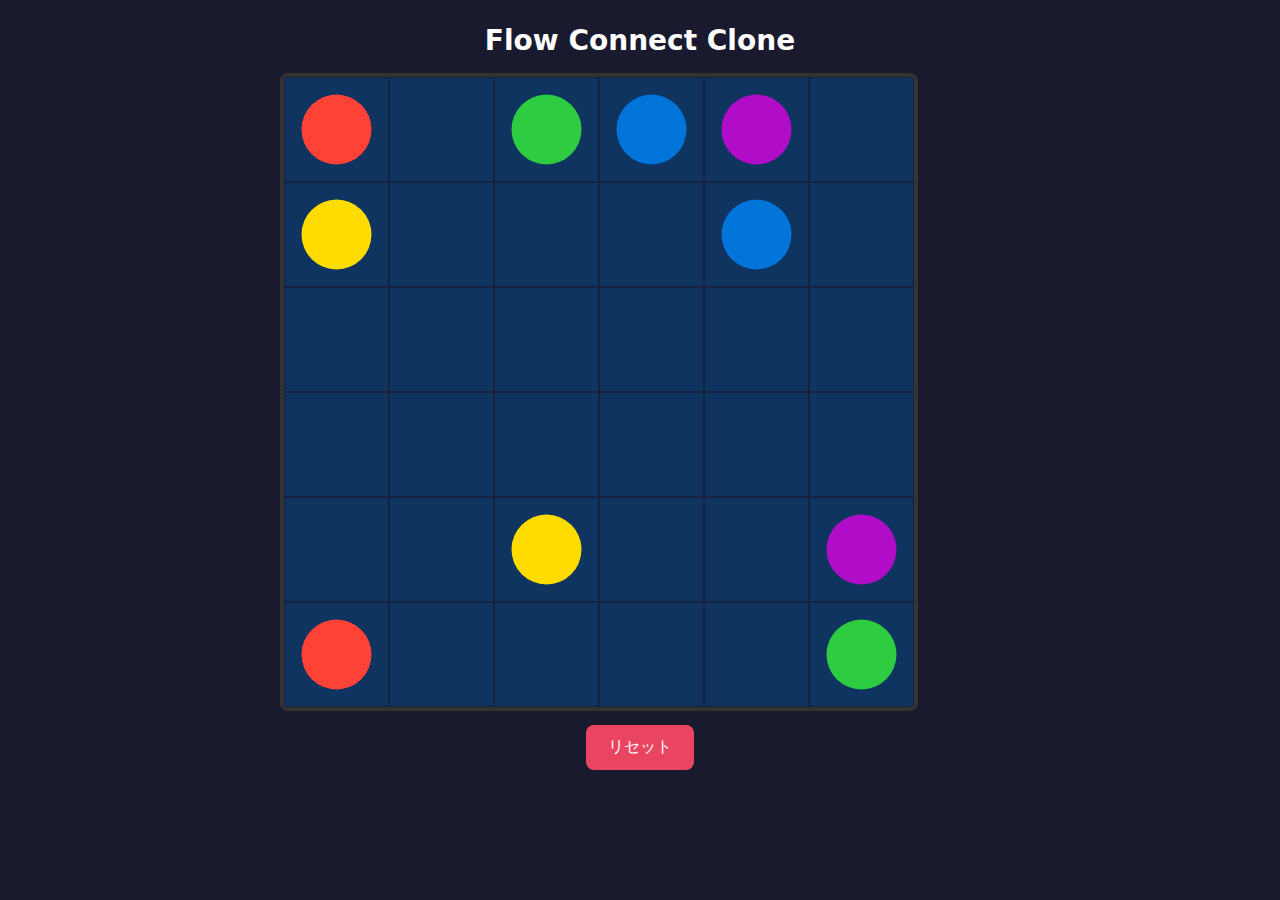
<file: index.html>
<!DOCTYPE html>
<html lang="ja">
<head>
    <meta charset="UTF-8" />
    <meta name="viewport" content="width=device-width,initial-scale=1" />
    <title>Flow Connect Clone (Responsive)</title>
    <style>
        :root{--bg:#1a1a2e;--panel:#0f3460;--accent:#e94560;--muted:#333;}
        html,body{height:100%;margin:0;}
        body {
            font-family: system-ui,-apple-system, "Hiragino Kaku Gothic ProN", "Noto Sans JP", sans-serif;
            display:flex;
            flex-direction:column;
            align-items:center;
            justify-content:flex-start;
            background:var(--bg);
            color:white;
            padding:16px;
            box-sizing:border-box;
        }
        h1{margin:8px 0 4px;font-size:clamp(18px,4vw,28px);}
        #game-container{position:relative;margin-top:12px; user-select:none; width:100%; max-width:720px;}
        canvas{display:block;border:4px solid var(--muted); border-radius:8px; background:var(--panel); width:100%; height:auto; touch-action:none;}
        .controls{margin-top:14px; text-align:center; width:100%; max-width:720px;}
        button{padding:12px 22px; font-size:16px; cursor:pointer; background:var(--accent); border:none; color:white; border-radius:8px;}
        .status{margin-top:10px; font-weight:bold; color:#4ecca3; min-height:1.2em;}
        @media (hover:hover){ button:hover{opacity:0.95;} }
    </style>
</head>
<body>
    <h1>Flow Connect Clone</h1>
    <div id="game-container">
        <canvas id="gameCanvas" ></canvas>
    </div>
    <div class="controls">
        <button id="resetBtn">リセット</button>
        <div id="status" class="status"></div>
    </div>

<script>
/* ---- 設定 ---- */
const GRID_SIZE = 6; // グリッド
const COLORS = { 'A':'#FF4136','B':'#FFDC00','C':'#2ECC40','D':'#0074D9','E':'#B10DC9' };
const level = [
    ['A', 0, 'C','D','E', 0],
    ['B', 0,  0,  0, 'D', 0],
    [ 0,  0,  0,  0,  0,  0],
    [ 0,  0,  0,  0,  0,  0],
    [ 0,  0, 'B', 0,  0,'E'],
    ['A', 0,  0,  0,  0,'C']
];

/* ---- DOM ---- */
const canvas = document.getElementById('gameCanvas');
const ctx = canvas.getContext('2d');
const statusDiv = document.getElementById('status');
const resetBtn = document.getElementById('resetBtn');

/* ---- 動的変数 ---- */
let CELL_SIZE = 60; // will be recalculated
let paths = {};
let isDrawing = false;
let currentColor = null;

/* ---- レスポンシブキャンバス設定 ---- */
function resizeCanvas() {
    const dpr = window.devicePixelRatio || 1;
    // 実際に使える横幅（コンテナ内に収める）
    const containerWidth = Math.min(window.innerWidth * 0.95, 720);
    // 画面高さに合わせて最大比率確保（縦画面重視）
    const maxByHeight = window.innerHeight * 0.7;
    const targetSize = Math.min(containerWidth, maxByHeight);
    CELL_SIZE = Math.max(28, Math.floor(targetSize / GRID_SIZE)); // 最低セルサイズを確保
    // CSSサイズ（論理ピクセル）
    const logicalW = CELL_SIZE * GRID_SIZE;
    canvas.style.width = logicalW + 'px';
    canvas.style.height = logicalW + 'px';
    // 実際のピクセルサイズ（dpr対応）
    canvas.width = logicalW * dpr;
    canvas.height = logicalW * dpr;
    // reset transform and scale to dpr so drawing coords use logical pixels
    ctx.setTransform(dpr, 0, 0, dpr, 0, 0);
    draw();
}

/* ---- 初期化 ---- */
function initPaths() {
    Object.keys(COLORS).forEach(k => paths[k] = []);
}

/* ---- 描画 ---- */
function draw() {
    // clear logical canvas
    ctx.clearRect(0,0, canvas.width, canvas.height);
    // グリッド線
    ctx.strokeStyle = "#16213e";
    ctx.lineWidth = 2;
    for(let i=0;i<=GRID_SIZE;i++){
        ctx.beginPath(); ctx.moveTo(i*CELL_SIZE,0); ctx.lineTo(i*CELL_SIZE, CELL_SIZE*GRID_SIZE); ctx.stroke();
        ctx.beginPath(); ctx.moveTo(0,i*CELL_SIZE); ctx.lineTo(CELL_SIZE*GRID_SIZE, i*CELL_SIZE); ctx.stroke();
    }
    // 経路
    Object.keys(paths).forEach(colorKey=>{
        const path = paths[colorKey];
        if(path.length>0){
            ctx.strokeStyle = COLORS[colorKey];
            ctx.lineWidth = Math.max(10, CELL_SIZE*0.25);
            ctx.lineCap = "round"; ctx.lineJoin = "round";
            ctx.beginPath();
            ctx.moveTo(path[0].x*CELL_SIZE + CELL_SIZE/2, path[0].y*CELL_SIZE + CELL_SIZE/2);
            for(let i=1;i<path.length;i++){
                ctx.lineTo(path[i].x*CELL_SIZE + CELL_SIZE/2, path[i].y*CELL_SIZE + CELL_SIZE/2);
            }
            ctx.stroke();
        }
    });
    // ドット
    for(let y=0;y<GRID_SIZE;y++){
        for(let x=0;x<GRID_SIZE;x++){
            const cell = level[y][x];
            if(cell !== 0){
                ctx.fillStyle = COLORS[cell];
                ctx.beginPath();
                ctx.arc(x*CELL_SIZE + CELL_SIZE/2, y*CELL_SIZE + CELL_SIZE/2, CELL_SIZE/3, 0, Math.PI*2);
                ctx.fill();
            }
        }
    }
}

/* ---- ヘルパー: イベントからグリッド座標 ---- */
function getPosFromEvent(e){
    // e can be PointerEvent or TouchEvent or MouseEvent
    let clientX, clientY;
    if(e.touches && e.touches.length) {
        clientX = e.touches[0].clientX; clientY = e.touches[0].clientY;
    } else if(e.changedTouches && e.changedTouches.length) {
        clientX = e.changedTouches[0].clientX; clientY = e.changedTouches[0].clientY;
    } else {
        clientX = e.clientX; clientY = e.clientY;
    }
    const rect = canvas.getBoundingClientRect();
    const x = Math.floor((clientX - rect.left) / CELL_SIZE);
    const y = Math.floor((clientY - rect.top) / CELL_SIZE);
    return {x, y};
}

/* ---- イベントハンドラ（pointer ベース） ---- */
canvas.style.touchAction = 'none'; // ブラウザの既定のタッチ操作を抑止

function onPointerDown(e){
    e.preventDefault();
    const pos = getPosFromEvent(e);
    if(pos.x<0||pos.x>=GRID_SIZE||pos.y<0||pos.y>=GRID_SIZE) return;
    const cell = level[pos.y][pos.x];
    if(cell !== 0){
        currentColor = cell;
        paths[currentColor] = [pos];
        isDrawing = true;
        statusDiv.innerText = "";
        draw();
    }
}
function onPointerMove(e){
    if(!isDrawing) return;
    e.preventDefault();
    const pos = getPosFromEvent(e);
    if(pos.x<0||pos.x>=GRID_SIZE||pos.y<0||pos.y>=GRID_SIZE) return;
    const lastPos = paths[currentColor][paths[currentColor].length - 1];
    if(!lastPos) return;
    const dx = Math.abs(pos.x - lastPos.x);
    const dy = Math.abs(pos.y - lastPos.y);
    if((dx===1 && dy===0) || (dx===0 && dy===1)){
        const targetCell = level[pos.y][pos.x];
        if(targetCell === 0 || targetCell === currentColor){
            const existingIndex = paths[currentColor].findIndex(p=>p.x===pos.x && p.y===pos.y);
            if(existingIndex !== -1){
                paths[currentColor] = paths[currentColor].slice(0, existingIndex + 1);
            } else {
                paths[currentColor].push(pos);
            }
            if(targetCell === currentColor && paths[currentColor].length > 1){
                isDrawing = false;
                checkWin();
            }
        }
    }
    draw();
}
function onPointerUp(e){
    if(isDrawing && currentColor){
        const last = paths[currentColor][paths[currentColor].length - 1];
        if(!last || level[last.y][last.x] !== currentColor || paths[currentColor].length === 1) {
            paths[currentColor] = [];
        }
    }
    isDrawing = false;
    currentColor = null;
    draw();
}

/* ---- 勝利判定 ---- */
function checkWin(){
    let allConnected = Object.keys(COLORS).every(c=>{
        const p = paths[c];
        return p.length > 1 && level[p[0].y][p[0].x] === c && level[p[p.length-1].y][p[p.length-1].x] === c;
    });
    let cellsFilled = 0;
    Object.values(paths).forEach(p => cellsFilled += p.length);
    if(allConnected && cellsFilled === GRID_SIZE * GRID_SIZE){
        statusDiv.innerText = "クリア！すべてのマスが埋まりました！";
    }
}

/* ---- リセット ---- */
function resetGame(){
    initPaths();
    statusDiv.innerText = "";
    draw();
}

/* ---- 初期化 ---- */
function setup(){
    initPaths();
    window.addEventListener('resize', resizeCanvas);
    // pointer events
    canvas.addEventListener('pointerdown', onPointerDown);
    window.addEventListener('pointermove', onPointerMove, {passive:false});
    window.addEventListener('pointerup', onPointerUp);
    // touch fallback prevent scroll on touchmove over canvas
    canvas.addEventListener('touchmove', e=>e.preventDefault(), {passive:false});
    resetBtn.addEventListener('click', resetGame);
    resizeCanvas();
}

setup();
</script>
</body>
</html>
</file>
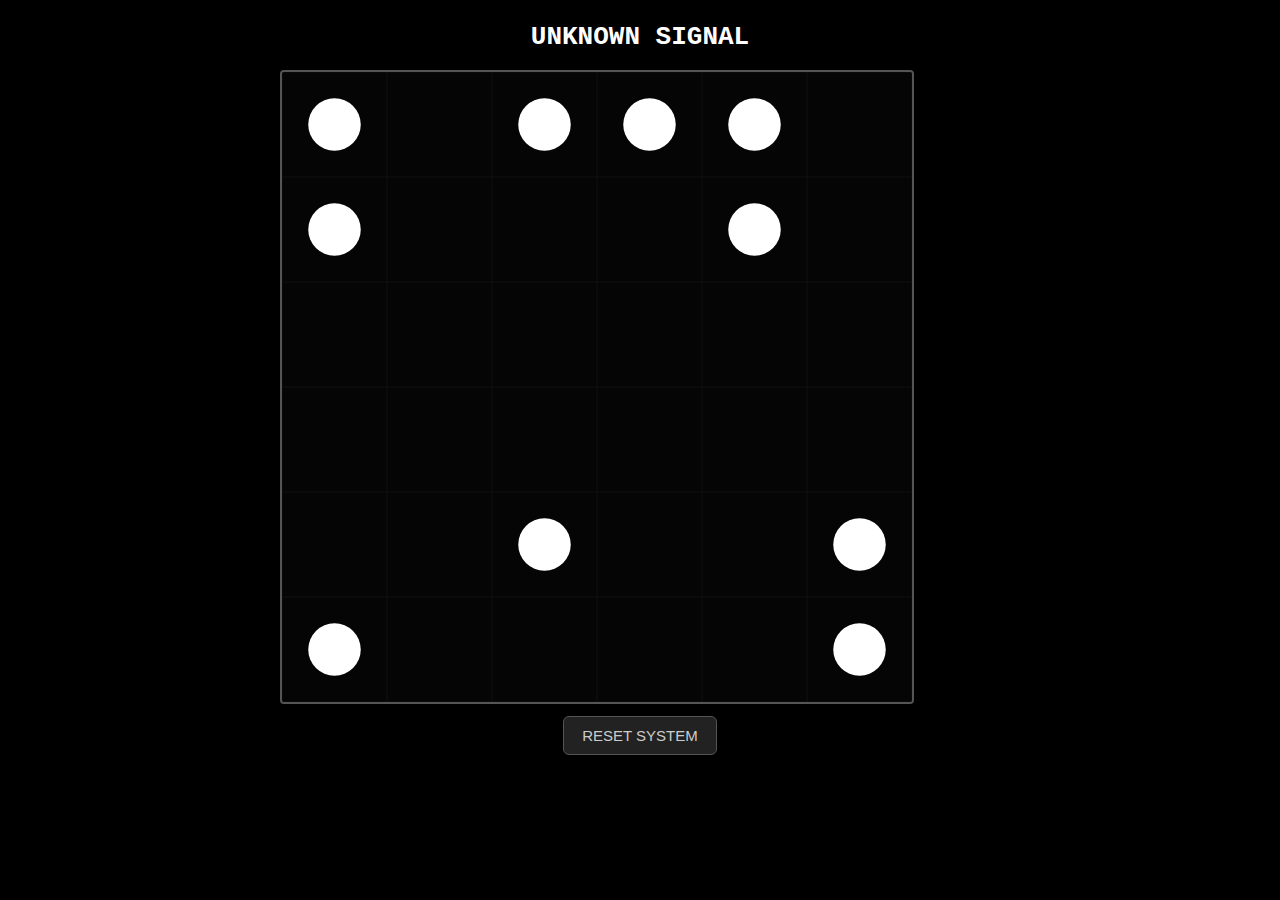
<file: monogame.html>
<!DOCTYPE html>
<html lang="ja">
<head>
    <meta charset="utf-8" />
    <meta name="viewport" content="width=device-width,initial-scale=1" />
    <title>UNKNOWN SIGNAL - Responsive</title>
    <style>
        body{font-family: "Courier New", monospace; margin:0; padding:16px; background:#000; color:#fff; display:flex; flex-direction:column; align-items:center;}
        h1{margin:6px 0;font-size:clamp(18px,4vw,26px);}
        #game-container{width:100%; max-width:720px; margin-top:12px;}
        canvas{width:100%; height:auto; display:block; border-radius:4px; border:2px solid #555; background:#050505; touch-action:none;}
        .controls{width:100%; max-width:720px; margin-top:12px; text-align:center;}
        button{padding:10px 18px; font-size:15px; border-radius:6px; background:#222; color:#ccc; border:1px solid #555;}
        .status{margin-top:10px; color:#fff; text-shadow:0 0 5px #fff; min-height:1.2em;}
    </style>
</head>
<body>
    <h1>UNKNOWN SIGNAL</h1>
    <div id="game-container"><canvas id="gameCanvas"></canvas></div>
    <div class="controls">
        <button id="resetBtn">RESET SYSTEM</button>
        <div id="status" class="status"></div>
    </div>

<script>
const GRID_SIZE = 6;
let CELL_SIZE = 60;
const MONO_COLOR = '#FFFFFF';
const level = [
    ['A', 0, 'C','D','E', 0],
    ['B', 0,  0,  0, 'D', 0],
    [ 0,  0,  0,  0,  0,  0],
    [ 0,  0,  0,  0,  0,  0],
    [ 0,  0, 'B', 0,  0,'E'],
    ['A', 0,  0,  0,  0,'C']
];

const canvas = document.getElementById('gameCanvas');
const ctx = canvas.getContext('2d');
const statusDiv = document.getElementById('status');
const resetBtn = document.getElementById('resetBtn');

let paths = [];
let completedPaths = [];
let isDrawing = false;

function resizeCanvas(){
    const dpr = window.devicePixelRatio || 1;
    const containerWidth = Math.min(window.innerWidth*0.95, 720);
    const maxByHeight = window.innerHeight * 0.7;
    const target = Math.min(containerWidth, maxByHeight);
    CELL_SIZE = Math.max(28, Math.floor(target / GRID_SIZE));
    const logicalW = CELL_SIZE * GRID_SIZE;
    canvas.style.width = logicalW + 'px';
    canvas.style.height = logicalW + 'px';
    canvas.width = logicalW * dpr;
    canvas.height = logicalW * dpr;
    ctx.setTransform(dpr,0,0,dpr,0,0);
    draw();
}

function draw(){
    ctx.clearRect(0,0,canvas.width,canvas.height);
    // grid
    ctx.strokeStyle = "#111";
    ctx.lineWidth = 1;
    for(let i=0;i<=GRID_SIZE;i++){
        ctx.beginPath(); ctx.moveTo(i*CELL_SIZE,0); ctx.lineTo(i*CELL_SIZE, CELL_SIZE*GRID_SIZE); ctx.stroke();
        ctx.beginPath(); ctx.moveTo(0,i*CELL_SIZE); ctx.lineTo(CELL_SIZE*GRID_SIZE, i*CELL_SIZE); ctx.stroke();
    }
    // completed + current
    ctx.strokeStyle = MONO_COLOR;
    ctx.lineWidth = Math.max(8, CELL_SIZE*0.18);
    ctx.lineCap = "round"; ctx.lineJoin = "round";
    completedPaths.concat(isDrawing ? [paths] : []).forEach(path=>{
        if(path.length>0){
            ctx.beginPath();
            ctx.moveTo(path[0].x*CELL_SIZE + CELL_SIZE/2, path[0].y*CELL_SIZE + CELL_SIZE/2);
            for(let i=1;i<path.length;i++) ctx.lineTo(path[i].x*CELL_SIZE + CELL_SIZE/2, path[i].y*CELL_SIZE + CELL_SIZE/2);
            ctx.stroke();
        }
    });
    // dots
    for(let y=0;y<GRID_SIZE;y++){
        for(let x=0;x<GRID_SIZE;x++){
            if(level[y][x] !== 0){
                ctx.fillStyle = MONO_COLOR;
                ctx.beginPath();
                ctx.arc(x*CELL_SIZE + CELL_SIZE/2, y*CELL_SIZE + CELL_SIZE/2, CELL_SIZE/4, 0, Math.PI*2);
                ctx.fill();
            }
        }
    }
}

function getPosFromEvent(e){
    let cx, cy;
    if(e.touches && e.touches.length){ cx = e.touches[0].clientX; cy = e.touches[0].clientY; }
    else if(e.changedTouches && e.changedTouches.length){ cx = e.changedTouches[0].clientX; cy = e.changedTouches[0].clientY; }
    else { cx = e.clientX; cy = e.clientY; }
    const rect = canvas.getBoundingClientRect();
    const x = Math.floor((cx - rect.left) / CELL_SIZE);
    const y = Math.floor((cy - rect.top) / CELL_SIZE);
    return {x,y};
}
canvas.style.touchAction = 'none';

function onPointerDown(e){
    e.preventDefault();
    const pos = getPosFromEvent(e);
    if(pos.x<0||pos.x>=GRID_SIZE||pos.y<0||pos.y>=GRID_SIZE) return;
    if(level[pos.y][pos.x] !== 0){
        paths = [pos];
        isDrawing = true;
        statusDiv.innerText = "";
        draw();
    }
}
function onPointerMove(e){
    if(!isDrawing) return;
    e.preventDefault();
    const pos = getPosFromEvent(e);
    if(pos.x<0||pos.x>=GRID_SIZE||pos.y<0||pos.y>=GRID_SIZE) return;
    const last = paths[paths.length-1];
    const dx = Math.abs(pos.x - last.x), dy = Math.abs(pos.y - last.y);
    if((dx===1 && dy===0) || (dx===0 && dy===1)){
        const existingIndex = paths.findIndex(p=>p.x===pos.x && p.y===pos.y);
        if(existingIndex !== -1) paths = paths.slice(0, existingIndex + 1);
        else paths.push(pos);
        if(level[pos.y][pos.x] !== 0 && paths.length>1){
            completedPaths.push([...paths]);
            isDrawing = false;
            checkWin();
        }
    }
    draw();
}
function onPointerUp(e){
    isDrawing = false;
    draw();
}
function checkWin(){
    let filled = new Set();
    completedPaths.forEach(p => p.forEach(q => filled.add(`${q.x},${q.y}`)));
    if(filled.size === GRID_SIZE * GRID_SIZE){
        statusDiv.innerText = "ACCESS GRANTED: [キーワード: GHOST]";
    }
}
function resetGame(){
    paths = [];
    completedPaths = [];
    isDrawing = false;
    statusDiv.innerText = "";
    draw();
}
function setup(){
    window.addEventListener('resize', resizeCanvas);
    canvas.addEventListener('pointerdown', onPointerDown);
    window.addEventListener('pointermove', onPointerMove, {passive:false});
    window.addEventListener('pointerup', onPointerUp);
    canvas.addEventListener('touchmove', e=>e.preventDefault(), {passive:false});
    resetBtn.addEventListener('click', resetGame);
    resizeCanvas();
}
setup();
</script>
</body>
</html>
</file>
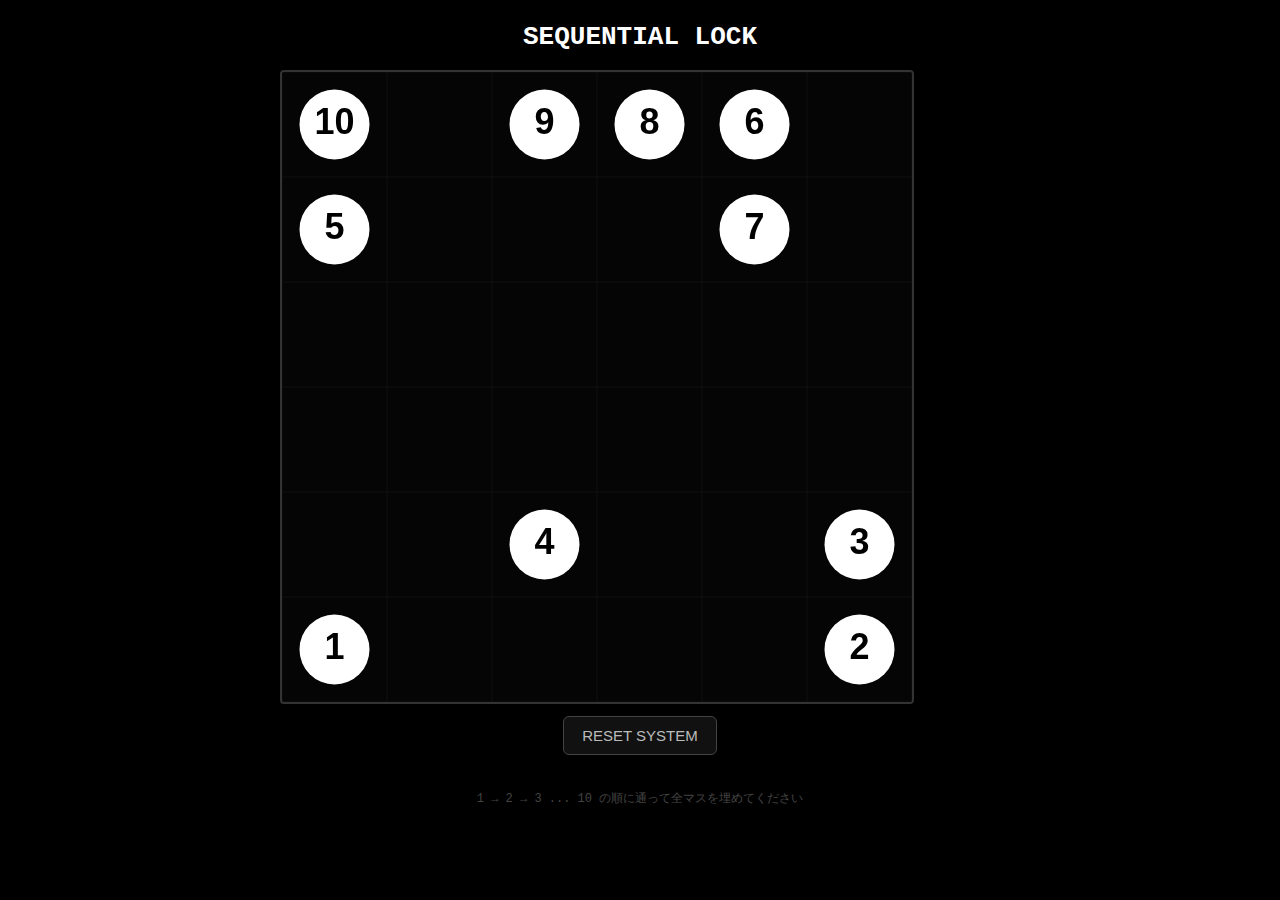
<file: numgame.html>
<!DOCTYPE html>
<html lang="ja">
<head>
    <meta charset="utf-8" />
    <meta name="viewport" content="width=device-width,initial-scale=1" />
    <title>SEQUENTIAL LOCK - Responsive</title>
    <style>
        body{font-family: "Courier New", monospace; margin:0; padding:16px; background:#000; color:#fff; display:flex; flex-direction:column; align-items:center;}
        h1{margin:6px 0;font-size:clamp(18px,4vw,26px);}
        #game-container{width:100%; max-width:720px; margin-top:12px;}
        canvas{width:100%; height:auto; display:block; border-radius:4px; border:2px solid #333; background:#050505; touch-action:none;}
        .controls{width:100%; max-width:720px; margin-top:12px; text-align:center;}
        button{padding:10px 18px; font-size:15px; border-radius:6px; background:#111; color:#bbb; border:1px solid #444;}
        .status{margin-top:10px; color:#00ff00; text-shadow:0 0 5px #00ff00; min-height:1.2em;}
        .hint{color:#444; font-size:12px; margin-top:6px;}
    </style>
</head>
<body>
    <h1>SEQUENTIAL LOCK</h1>
    <div id="game-container"><canvas id="gameCanvas"></canvas></div>
    <div class="controls">
        <button id="resetBtn">RESET SYSTEM</button>
        <div id="status" class="status"></div>
        <div class="hint">1 → 2 → 3 ... 10 の順に通って全マスを埋めてください</div>
    </div>

<script>
const GRID_SIZE = 6;
let CELL_SIZE = 60;
const level = [
    ['10', 0, '9','8','6', 0],
    ['5', 0,  0,  0, '7', 0],
    [ 0,  0,  0,  0,  0,  0],
    [ 0,  0,  0,  0,  0,  0],
    [ 0,  0, '4', 0,  0,'3'],
    ['1', 0,  0,  0,  0,'2']
];

const canvas = document.getElementById('gameCanvas');
const ctx = canvas.getContext('2d');
const statusDiv = document.getElementById('status');
const resetBtn = document.getElementById('resetBtn');

let path = [];
let isDrawing = false;
let nextNumberRequired = 1;

function resizeCanvas(){
    const dpr = window.devicePixelRatio || 1;
    const containerWidth = Math.min(window.innerWidth*0.95, 720);
    const maxByHeight = window.innerHeight * 0.7;
    const target = Math.min(containerWidth, maxByHeight);
    CELL_SIZE = Math.max(28, Math.floor(target / GRID_SIZE));
    const logicalW = CELL_SIZE * GRID_SIZE;
    canvas.style.width = logicalW + 'px';
    canvas.style.height = logicalW + 'px';
    canvas.width = logicalW * dpr;
    canvas.height = logicalW * dpr;
    ctx.setTransform(dpr,0,0,dpr,0,0);
    draw();
}

function draw(){
    ctx.clearRect(0,0,canvas.width,canvas.height);
    // grid
    ctx.strokeStyle = "#111";
    ctx.lineWidth = 1;
    for(let i=0;i<=GRID_SIZE;i++){
        ctx.beginPath(); ctx.moveTo(i*CELL_SIZE,0); ctx.lineTo(i*CELL_SIZE, CELL_SIZE*GRID_SIZE); ctx.stroke();
        ctx.beginPath(); ctx.moveTo(0,i*CELL_SIZE); ctx.lineTo(CELL_SIZE*GRID_SIZE, i*CELL_SIZE); ctx.stroke();
    }
    // path
    if(path.length>0){
        ctx.strokeStyle = "#fff";
        ctx.lineWidth = Math.max(10, CELL_SIZE*0.22);
        ctx.lineCap = "round"; ctx.lineJoin = "round";
        ctx.beginPath();
        ctx.moveTo(path[0].x*CELL_SIZE + CELL_SIZE/2, path[0].y*CELL_SIZE + CELL_SIZE/2);
        for(let i=1;i<path.length;i++) ctx.lineTo(path[i].x*CELL_SIZE + CELL_SIZE/2, path[i].y*CELL_SIZE + CELL_SIZE/2);
        ctx.stroke();
    }
    // nodes
    for(let y=0;y<GRID_SIZE;y++){
        for(let x=0;x<GRID_SIZE;x++){
            const val = level[y][x];
            if(val !== 0){
                const num = parseInt(val);
                ctx.fillStyle = num < nextNumberRequired ? "#444" : "#fff";
                ctx.beginPath();
                ctx.arc(x*CELL_SIZE + CELL_SIZE/2, y*CELL_SIZE + CELL_SIZE/2, CELL_SIZE/3, 0, Math.PI*2);
                ctx.fill();
                ctx.fillStyle = "#000";
                ctx.font = `bold ${Math.max(12, Math.floor(CELL_SIZE*0.35))}px Arial`;
                ctx.textAlign = "center"; ctx.textBaseline = "middle";
                ctx.fillText(val, x*CELL_SIZE + CELL_SIZE/2, y*CELL_SIZE + CELL_SIZE/2);
            }
        }
    }
}

function getPosFromEvent(e){
    let cx, cy;
    if(e.touches && e.touches.length){ cx = e.touches[0].clientX; cy = e.touches[0].clientY; }
    else if(e.changedTouches && e.changedTouches.length){ cx = e.changedTouches[0].clientX; cy = e.changedTouches[0].clientY; }
    else { cx = e.clientX; cy = e.clientY; }
    const rect = canvas.getBoundingClientRect();
    const x = Math.floor((cx - rect.left) / CELL_SIZE);
    const y = Math.floor((cy - rect.top) / CELL_SIZE);
    return {x,y};
}
canvas.style.touchAction = 'none';

function onPointerDown(e){
    e.preventDefault();
    const pos = getPosFromEvent(e);
    if(pos.x<0||pos.x>=GRID_SIZE||pos.y<0||pos.y>=GRID_SIZE) return;
    const cellValue = level[pos.y][pos.x];
    if(path.length === 0){
        if(cellValue === "1"){
            path = [pos];
            nextNumberRequired = 2;
            isDrawing = true;
        }
    } else {
        const last = path[path.length-1];
        if(pos.x === last.x && pos.y === last.y) {
            isDrawing = true;
        }
    }
    statusDiv.innerText = "";
    draw();
}
function onPointerMove(e){
    if(!isDrawing) return;
    e.preventDefault();
    const pos = getPosFromEvent(e);
    if(pos.x<0||pos.x>=GRID_SIZE||pos.y<0||pos.y>=GRID_SIZE) return;
    const lastPos = path[path.length - 1];
    if(!lastPos) return;
    if(pos.x === lastPos.x && pos.y === lastPos.y) return;
    const dx = Math.abs(pos.x - lastPos.x), dy = Math.abs(pos.y - lastPos.y);
    if((dx===1 && dy===0) || (dx===0 && dy===1)){
        const existingIndex = path.findIndex(p=>p.x===pos.x && p.y===pos.y);
        if(existingIndex !== -1){
            // 戻る: nextNumberRequired を再計算（簡易）
            const removed = path.slice(existingIndex+1);
            removed.forEach(p=>{
                const v = level[p.y][p.x];
                if(v !== 0){
                    const n = parseInt(v);
                    if(n < nextNumberRequired) nextNumberRequired = n;
                }
            });
            path = path.slice(0, existingIndex+1);
        } else {
            const targetValue = level[pos.y][pos.x];
            if(targetValue === 0) {
                path.push(pos);
            } else {
                const targetNum = parseInt(targetValue);
                if(targetNum === nextNumberRequired){
                    path.push(pos);
                    nextNumberRequired++;
                    if(targetNum === 10){
                        isDrawing = false;
                        checkWin();
                    }
                } else if(targetNum < nextNumberRequired){
                    path.push(pos);
                }
            }
        }
    }
    draw();
}
function onPointerUp(e){
    isDrawing = false;
    draw();
}
function checkWin(){
    const filledCount = path.length;
    const totalCells = GRID_SIZE * GRID_SIZE;
    if(nextNumberRequired > 10 && filledCount === totalCells){
        statusDiv.innerText = "SYSTEM UNLOCKED: [Keyword: VOID]";
    } else if(nextNumberRequired > 10){
        statusDiv.innerText = "ERROR: NOT ALL NODES FILLED";
    }
}
function resetGame(){
    path = [];
    nextNumberRequired = 1;
    isDrawing = false;
    statusDiv.innerText = "";
    draw();
}
function setup(){
    window.addEventListener('resize', resizeCanvas);
    canvas.addEventListener('pointerdown', onPointerDown);
    window.addEventListener('pointermove', onPointerMove, {passive:false});
    window.addEventListener('pointerup', onPointerUp);
    canvas.addEventListener('touchmove', e=>e.preventDefault(), {passive:false});
    resetBtn.addEventListener('click', resetGame);
    resizeCanvas();
}
setup();
</script>
</body>
</html>
</file>
